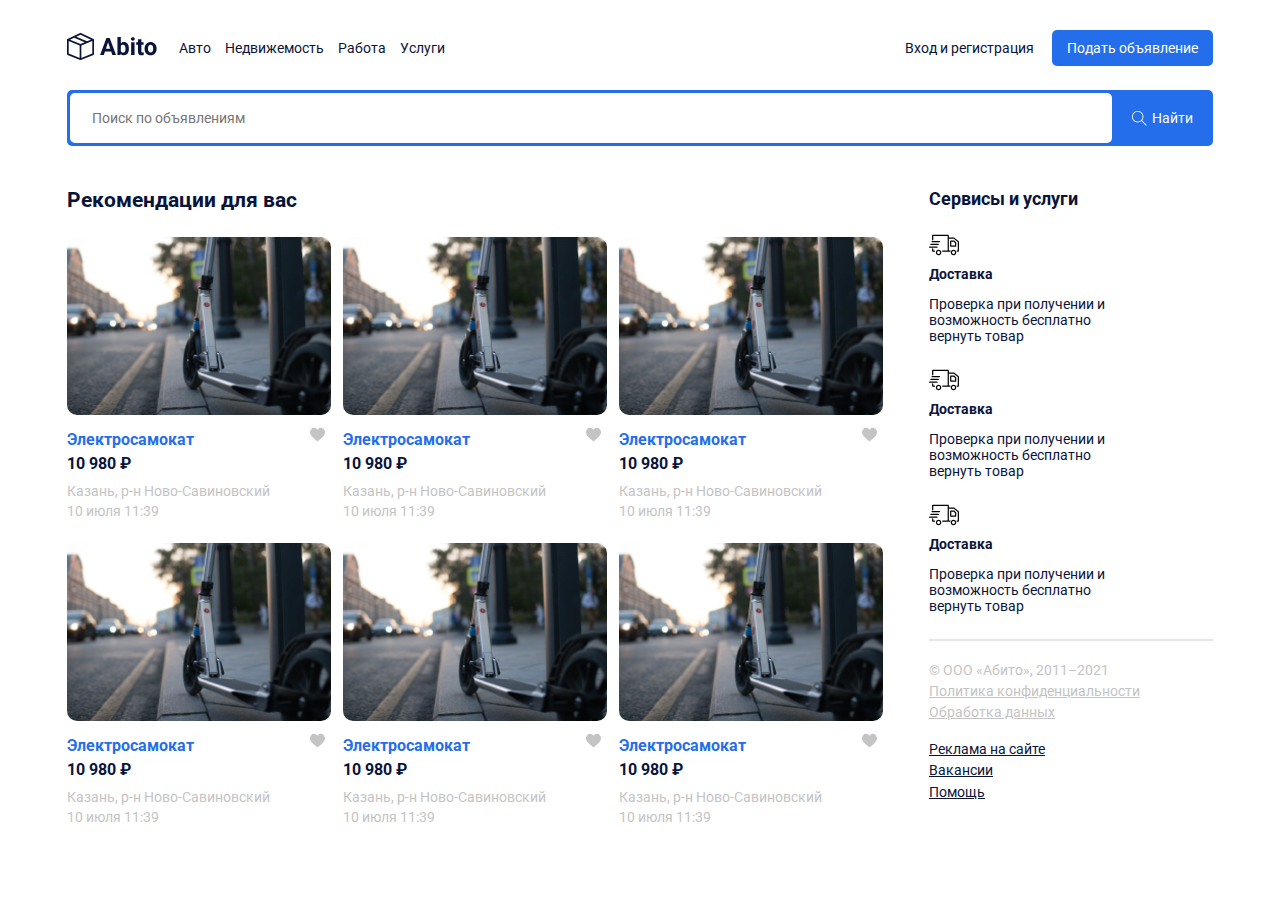
<file: index.html>
<!DOCTYPE html>
<html lang="en">

<head>
  <meta charset="UTF-8">
  <meta http-equiv="X-UA-Compatible" content="IE=edge">
  <meta name="viewport" content="width=device-width, initial-scale=1.0">
  <title>Abito</title>
  <link rel="preconnect" href="https://fonts.googleapis.com">
  <link rel="preconnect" href="https://fonts.gstatic.com" crossorigin>
  <link href="https://fonts.googleapis.com/css2?family=Roboto:wght@400;700&display=swap" rel="stylesheet">

  <link rel="stylesheet" href="css/normalize.css">
  <link rel="stylesheet" href="./css/style.css">
</head>

<body>
  <header class="header container">
    <div class="navbar">

      <a href="#" class="logo">
        <img src="img/logo.svg" alt="logo: Abito" class="logo-img">
      </a>

      <div class="navbar-panel">
        <button class="close-menu">
          <svg width="20" height="20" viewBox="0 0 20 20" fill="none" xmlns="http://www.w3.org/2000/svg">
            <path d="M0.5 19C19.3 0.199999 20 -0.500001 18 1.5M0.5 1.5L18 19" stroke="black" />
          </svg>
        </button>
        <nav class="navbar-menu">
          <ul class="menu">
            <li class="menu-item">
              <a href="#" class="menu-link">Авто</a>
            </li>
            <li class="menu-item">
              <a href="#" class="menu-link">Недвижемость</a>
            </li>
            <li class="menu-item">
              <a href="#" class="menu-link">Работа</a>
            </li>
            <li class="menu-item">
              <a href="#" class="menu-link">Услуги</a>
            </li>
          </ul>
        </nav>
        <div class="button-group">
          <a href="#" class="button button-link">Вход и регистрация</a>
          <a href="#" class="button button-primary">Подать объявление</a>
        </div>
      </div>
      <!-- /.navbar-panel -->
      <button class="menu-button">
        <svg width="30" height="30" viewBox="0 0 30 30" fill="none" xmlns="http://www.w3.org/2000/svg">
          <path
            d="M0.937476 9.37501H29.0624C29.58 9.37501 29.9999 8.95498 29.9999 8.43754C29.9999 7.92002 29.5799 7.50006 29.0624 7.50006H0.937476C0.419955 7.50006 0 7.92009 0 8.43754C0 8.95498 0.420033 9.37501 0.937476 9.37501Z"
            fill="black" />
          <path
            d="M29.0624 14.0626H0.937476C0.419955 14.0626 0 14.4826 0 15C0 15.5175 0.420033 15.9375 0.937476 15.9375H29.0624C29.58 15.9375 29.9999 15.5175 29.9999 15C29.9999 14.4826 29.58 14.0626 29.0624 14.0626Z"
            fill="black" />
          <path
            d="M29.0625 20.625H10.3125C9.79495 20.625 9.375 21.0451 9.375 21.5625C9.375 22.08 9.79503 22.5 10.3125 22.5H29.0625C29.58 22.5 29.9999 22.0799 29.9999 21.5625C30 21.045 29.58 20.625 29.0625 20.625Z"
            fill="black" />
        </svg>

      </button>
    </div>
    <!-- /.navbar -->
    <div class="search-panel">
      <input type="search" class="search-input" placeholder="Поиск по объявлениям">
      <button class="search-button">
        <svg class="search-icon" width="15" height="15" viewBox="0 0 15 15" fill="none"
          xmlns="http://www.w3.org/2000/svg">
          <path
            d="M14.6506 14.0012L10.0862 9.43675C10.9465 8.43352 11.4706 7.13293 11.4706 5.71058C11.4706 2.54822 8.89765 -0.0247192 5.7353 -0.0247192C4.20353 -0.0247192 2.76265 0.571751 1.67824 1.6544C0.595589 2.73793 -0.000881376 4.17881 9.77541e-07 5.71058C9.77541e-07 8.87293 2.57294 11.4459 5.7353 11.4459C7.15765 11.4459 8.45912 10.9218 9.46235 10.0615L14.0268 14.6259L14.6506 14.0012ZM5.7353 10.5635C3.06 10.5635 0.882354 8.38675 0.882354 5.71058C0.881472 4.41352 1.38618 3.19499 2.30294 2.2791C3.21882 1.36234 4.43824 0.857634 5.7353 0.857634C8.41059 0.857634 10.5882 3.0344 10.5882 5.71058C10.5882 8.38587 8.41059 10.5635 5.7353 10.5635Z"
            fill="white" />
        </svg>

        <span class="search-button-text">Найти</span>
      </button>
    </div>
  </header>
  <div class="page-content container">
    <main class="main">
      <h2 class="page-title">Рекомендации для вас</h2>
      <div class="cards">

        <div class="card">
          <a href="single.html" class="card-link">
            <img src="img/card-image.jpg" alt="photo" class="card-image">
          </a>

          <div class="card-header">
            <a href="single.html" class="card-link">
              <h3 class="card-title">Электросамокат</h3>
            </a>

            <button class="like">
              <img src="img/like.svg" alt="like">
            </button>
          </div>
          <!-- /.card-header -->
          <strong class="card-price">
            10 980 ₽
          </strong>
          <p class="card-text">Казань, р-н Ново-Савиновский</p>
          <p class="card-text">10 июля 11:39</p>
        </div>
        <div class="card">
          <a href="single.html" class="card-link">
            <img src="img/card-image.jpg" alt="photo" class="card-image">
          </a>

          <div class="card-header">
            <a href="single.html" class="card-link">
              <h3 class="card-title">Электросамокат</h3>
            </a>

            <button class="like">
              <img src="img/like.svg" alt="like">
            </button>
          </div>
          <!-- /.card-header -->
          <strong class="card-price">
            10 980 ₽
          </strong>
          <p class="card-text">Казань, р-н Ново-Савиновский</p>
          <p class="card-text">10 июля 11:39</p>
        </div>
        <div class="card">
          <a href="#" class="card-link">
            <img src="img/card-image.jpg" alt="photo" class="card-image">
          </a>

          <div class="card-header">
            <a href="#" class="card-link">
              <h3 class="card-title">Электросамокат</h3>
            </a>

            <button class="like">
              <img src="img/like.svg" alt="like">
            </button>
          </div>
          <!-- /.card-header -->
          <strong class="card-price">
            10 980 ₽
          </strong>
          <p class="card-text">Казань, р-н Ново-Савиновский</p>
          <p class="card-text">10 июля 11:39</p>
        </div>
        <div class="card">
          <a href="single.html" class="card-link">
            <img src="img/card-image.jpg" alt="photo" class="card-image">
          </a>

          <div class="card-header">
            <a href="single.html" class="card-link">
              <h3 class="card-title">Электросамокат</h3>
            </a>

            <button class="like">
              <img src="img/like.svg" alt="like">
            </button>
          </div>
          <!-- /.card-header -->
          <strong class="card-price">
            10 980 ₽
          </strong>
          <p class="card-text">Казань, р-н Ново-Савиновский</p>
          <p class="card-text">10 июля 11:39</p>
        </div>
        <div class="card">
          <a href="#" class="card-link">
            <img src="img/card-image.jpg" alt="photo" class="card-image">
          </a>

          <div class="card-header">
            <a href="#" class="card-link">
              <h3 class="card-title">Электросамокат</h3>
            </a>

            <button class="like">
              <img src="img/like.svg" alt="like">
            </button>
          </div>
          <!-- /.card-header -->
          <strong class="card-price">
            10 980 ₽
          </strong>
          <p class="card-text">Казань, р-н Ново-Савиновский</p>
          <p class="card-text">10 июля 11:39</p>
        </div>
        <div class="card">
          <a href="#" class="card-link">
            <img src="img/card-image.jpg" alt="photo" class="card-image">
          </a>

          <div class="card-header">
            <a href="#" class="card-link">
              <h3 class="card-title">Электросамокат</h3>
            </a>

            <button class="like">
              <img src="img/like.svg" alt="like">
            </button>
          </div>
          <!-- /.card-header -->
          <strong class="card-price">
            10 980 ₽
          </strong>
          <p class="card-text">Казань, р-н Ново-Савиновский</p>
          <p class="card-text">10 июля 11:39</p>
        </div>
      </div>
    </main>
    <aside class="sidebar">
      <h4 class="page-title">Сервисы и услуги</h4>
      <div class="service">
        <img src="img/shipping.svg" alt="icon: shipping" class="service-image">
        <h5 class="service-title">Доставка</h5>
        <p class="service-text">Проверка при получении и возможность бесплатно вернуть товар</p>
      </div>
      <div class="service">
        <img src="img/shipping.svg" alt="icon: shipping" class="service-image">
        <h5 class="service-title">Доставка</h5>
        <p class="service-text">Проверка при получении и возможность бесплатно вернуть товар</p>
      </div>
      <div class="service">
        <img src="img/shipping.svg" alt="icon: shipping" class="service-image">
        <h5 class="service-title">Доставка</h5>
        <p class="service-text">Проверка при получении и возможность бесплатно вернуть товар</p>
      </div>
      <hr color="#E5E5E5">
      <footer class="footer">
        <p class="footer-text">© ООО «Абито», 2011–2021</p>
        <ul class="footer-menu">
          <li class="footer-menu-item">
            <a href="#" class="footer-text">Политика конфиденциальности</a>
          </li>
          <li class="footer-menu-item">
            <a href="#" class="footer-text">Обработка данных</a>
          </li>
        </ul>
        <ul class="footer-menu">
          <li class="footer-menu-item">
            <a href="#" class="footer-link">Реклама на сайте</a>
          </li>
          <li class="footer-menu-item">
            <a href="#" class="footer-link">Вакансии</a>
          </li>
          <li class="footer-menu-item">
            <a href="#" class="footer-link">Помощь</a>
          </li>
        </ul>
      </footer>
    </aside>
  </div>
  <script src="https://unpkg.com/swiper/swiper-bundle.min.js"></script>
  <script src="js/main.js"></script>

</body>

</html>
</file>
<file: css/style.css>
body {
  font-family: 'Roboto', sans-serif;
  font-size: 14px;
  color: #0A143A;
}

.container {
  max-width: 1146px;
  margin: auto;
}

.header {
  background: #0000;

  padding-top: 30px;
  padding-bottom: 30px;
  margin-bottom: 12px;
}

.navbar {
  display: flex;
  align-items: center;
  justify-content: space-between;
  margin-bottom: 24px;
}

.navbar-panel {
  flex-grow: 1;
  display: flex;
  align-items: center;
}

.navbar-menu {
  margin-right: auto;
}

.menu {
  list-style: none;
  margin: 0;
  padding-left: 22px;
  padding-right: 22px;
  display: flex;
}

.menu-item:not(:last-child) {
  margin-right: 14px;
}

.menu-link {
  text-decoration: none;
  color: inherit;
}

.button {
  text-decoration: none;
  display: inline-block;
  padding: 10px 15px;
  cursor: pointer;

}

.button-link {
  color: inherit;
}

.button-primary {
  background: #256EEB;
  border-radius: 5px;
  color: white;
}

.search-panel {
  height: 50px;
  background: #256EEB;
  border-radius: 5px;
  display: flex;
  padding: 3px;
}

.search-input {
  flex-grow: 1;
  background: #FFFFFF;
  border-radius: 5px;
  border: none;
  padding-left: 22px;
  padding-right: 22px;
}

.search-button {
  background: #256EEB;
  border: none;
  color: white;
  padding-left: 20px;
  padding-right: 17px;
  display: flex;
  align-items: center;

}

.search-button-text {
  margin-left: 5px;
}

.page-content {
  display: grid;
  grid-template-columns: 9fr 3fr;
  grid-column-gap: 10px;
}

.card-image {
  border-radius: 10px;
  width: 264px;
  height: 178px;
  object-fit: cover;
}

.cards {
  display: flex;
  flex-wrap: wrap;
}

.card {
  margin-bottom: 20px;
  margin-right: 12px;
}

/* .card:hot(:nth-child(3n)) {
  margin-right: 20px;

} */

.card-title {
  font-size: 16px;
  line-height: 19px;
  color: #256EEB;
  margin-top: 12px;
  margin-bottom: 5px;
}

.card-header {
  display: flex;
  justify-content: space-between;
  align-items: center;

}

.like {
  background-color: #fff;
  border: none;
  cursor: pointer;
  margin-left: 15px;
}

.card-price {
  font-size: 16px;
  line-height: 19px;
  margin-bottom: 10px;
  display: block;
}

.card-text {
  font-size: 14px;
  line-height: 16px;

  color: #C4C4C4;
  margin-bottom: 4px;
  margin-top: 0;
}

.card-link {
  text-decoration: none;
}

.sidebar .page-title {
  font-size: 18px;
  line-height: 21px;
}

.service {
  margin-bottom: 25px;
}

.service-title {
  font-weight: bold;
  font-size: 14px;
  line-height: 16px;
  margin-top: 7px;
  margin-bottom: 5px;
}

.service-text {
  max-width: 217px;
  font-size: 14px;
  line-height: 16px;
}


.footer-text {
  display: inline-block;
  font-size: 14px;
  line-height: 16px;
  color: #C4C4C4;
  margin-bottom: 5px;
}

.footer-menu {
  margin: 0;
  padding: 0;
  list-style: none;
  margin-bottom: 16px;
}

.footer-link {
  color: inherit;
  text-emphasis: none;
  display: inline-block;
  margin-bottom: 5px;
}

.main-single {
  display: flex;
  align-items: flex-start;
}

.content {
  width: 460px;
  height: 460px;
  margin-right: 30px;
}


.swiper-container {
  width: 100%;
  height: 300px;
  margin-left: auto;
  margin-right: auto;
}

.swiper-slide {
  background-size: cover;
  background-position: center;
}

.mySwiper2 {
  width: 100%;
  border-radius: 10px;
}

.mySwiper {
  height: 20%;
  box-sizing: border-box;
  padding: 10px 0;
}

.mySwiper .swiper-slide {
  width: 25%;
  height: 100%;
  opacity: 0.4;
  border-radius: 10px;
}

.mySwiper .swiper-slide-thumb-active {
  opacity: 1;
}

.swiper-slide img {
  display: block;
  width: 100%;
  height: 100%;
  object-fit: cover;
  border-radius: 3px;
}

.content-text {
  font-size: 14px;
  line-height: 140%;

}

.single-price {
  font-weight: bold;
  font-size: 24px;
  line-height: 28px;
  margin-top: 0;
  margin-bottom: 25px;
  display: block;
}

.page-title {
  margin-top: 0;
  margin-bottom: 25px;
}

.author {
  min-width: 264px;
}

.author-wrapper {
  display: flex;
  align-items: center;
  justify-content: space-between;

  margin-top: 25px;
  margin-bottom: 30px;
}

.author-avatar {
  width: 50px;
  height: 50px;
  object-fit: cover;
  border-radius: 50%;
}

.author-name {
  font-weight: bold;
  font-size: 14px;
  line-height: 16px;
  display: block;
  margin-bottom: 4px;
}

.rating {
  margin-bottom: 5px;
}

.rating-counter {
  margin-left: 10px;
  opacity: 0.5;
}

.author-status {
  font-size: 12px;
  line-height: 14px;
}

.button-block {
  display: block;
  width: 100%;
  height: 54px;
  margin-bottom: 14px;
  border: none;
}

.button-success {
  background: #14B4BE;
  border-radius: 5px;
  color: #fff;
}

.menu-button {
  background-color: #fff;
  border: none;
  cursor: pointer;
  display: none;
}

.close-menu {
  display: none;
}

@media(max-width: 1200px) {
  .container {
    max-width: 960px;
  }

  .card {
    width: 45%;
  }

  .card-image {
    width: 100%;
    height: 200px;
  }
}


@media(max-width: 992px) {
  .container {
    min-width: 740px;

  }

  .card-image {
    height: 150px;
  }
}

@media(max-width: 768px) {
  .container {
    min-width: 560px;
  }

  .card {
    width: 100%;
  }

  .page-content {
    grid-template-columns: 8fr 4fr;
  }

  .menu-button {
    display: block;
  }

  .close-menu {
    display: block;
    position: absolute;
    right: 30px;
    top: 30px;
    cursor: pointer;
    background-color: #fff;
    border: none;
  }

  .navbar-panel {
    position: fixed;
    right: 0;
    top: 0;
    width: 100%;
    height: 100%;
    background-color: #fff;
    z-index: 9;
    flex-direction: column;
    align-items: center;
    justify-content: center;
    transition: transform 0.2s, opacity 0.2s;
    transform: translateX(100%);
    opacity: 0;
  }

  .is-open {
    transform: translateX(0%);
    opacity: 1;
  }

  .navbar-menu {
    margin-left: auto;
    margin-bottom: 20px;
  }

  .menu {
    flex-direction: column;
    align-items: center;
    justify-content: center;
  }

  .menu-item:not(:last-child) {
    margin-right: 0;
    margin-bottom: 10px;
  }

  .button-group {
    display: flex;
    flex-direction: column;
  }
}

@media(max-width: 576px) {
  .container {
    max-width: 90%;
  }

  .page-content {
    grid-template-columns: 12fr;
  }

  .card-image {
    height: 250px;
  }

  .card {
    margin-right: 0;
  }

  .search-button-text {
    display: none;
  }
}
</file>
